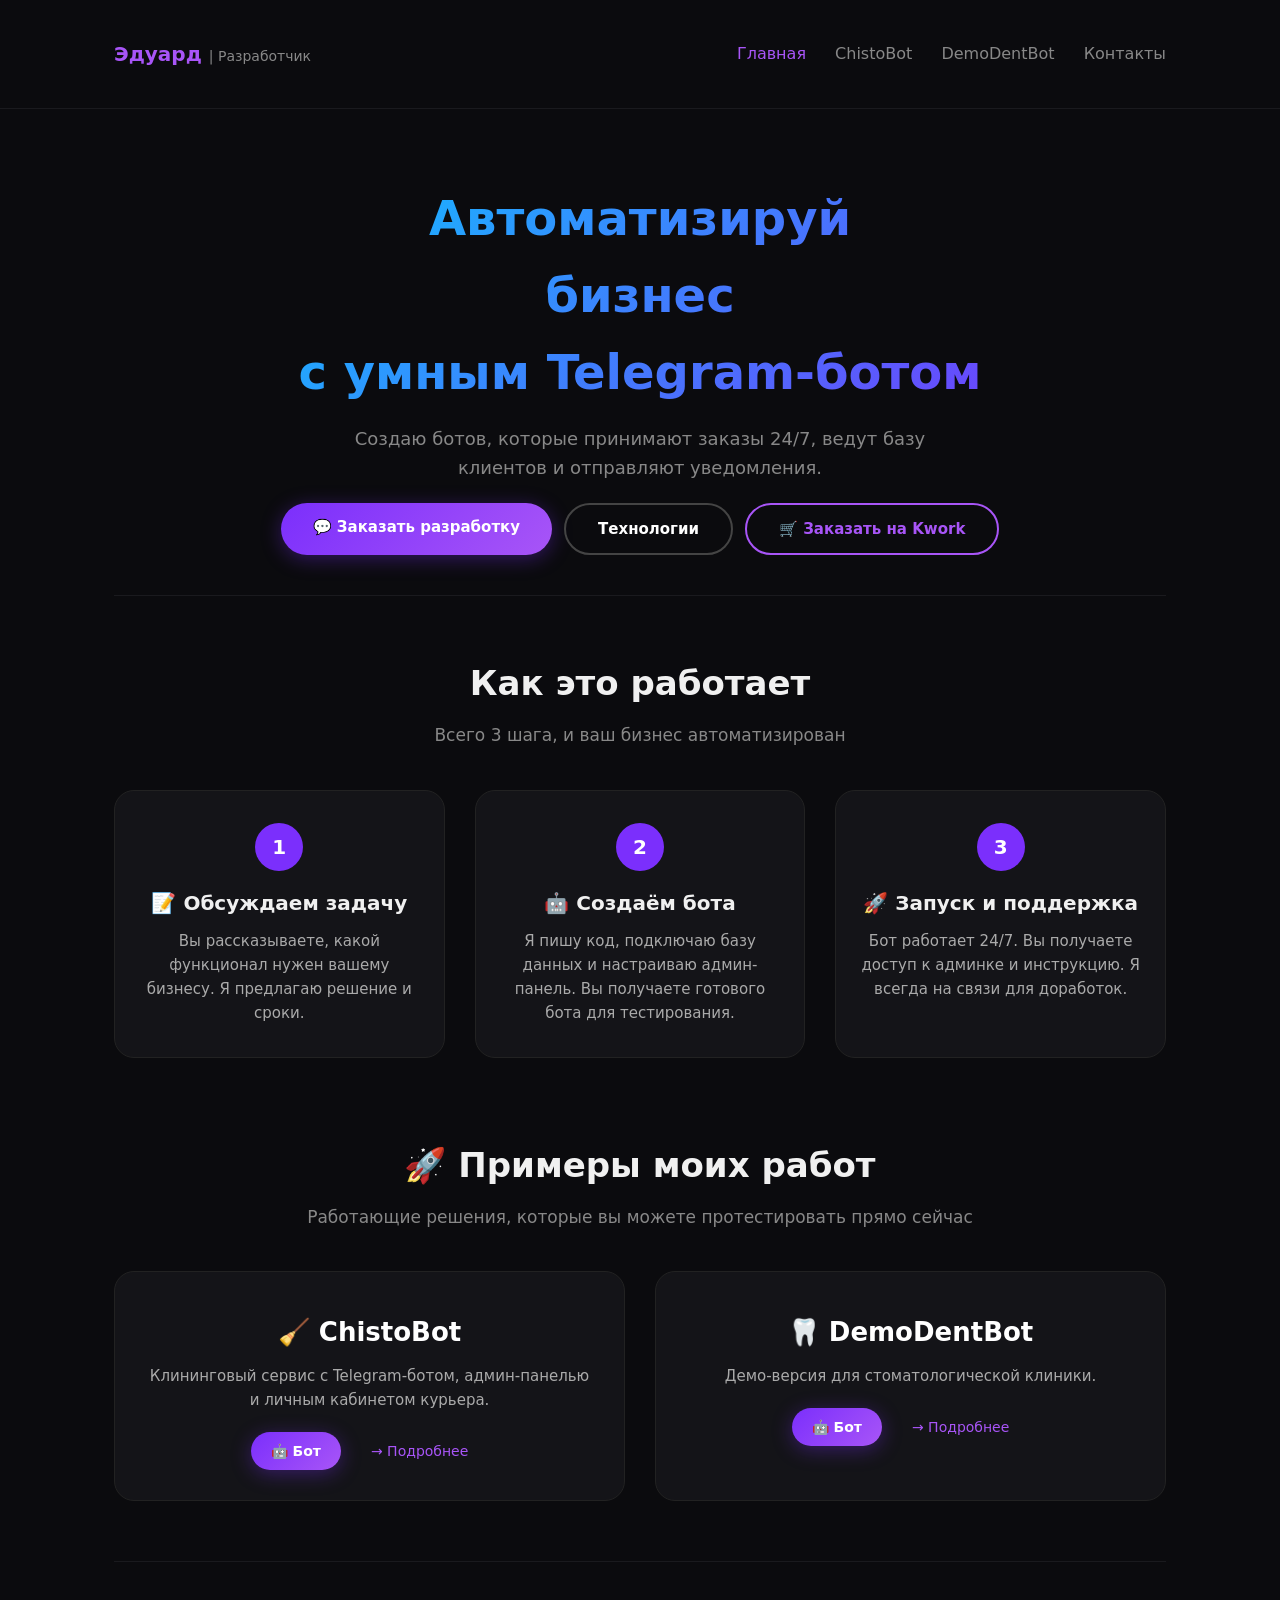
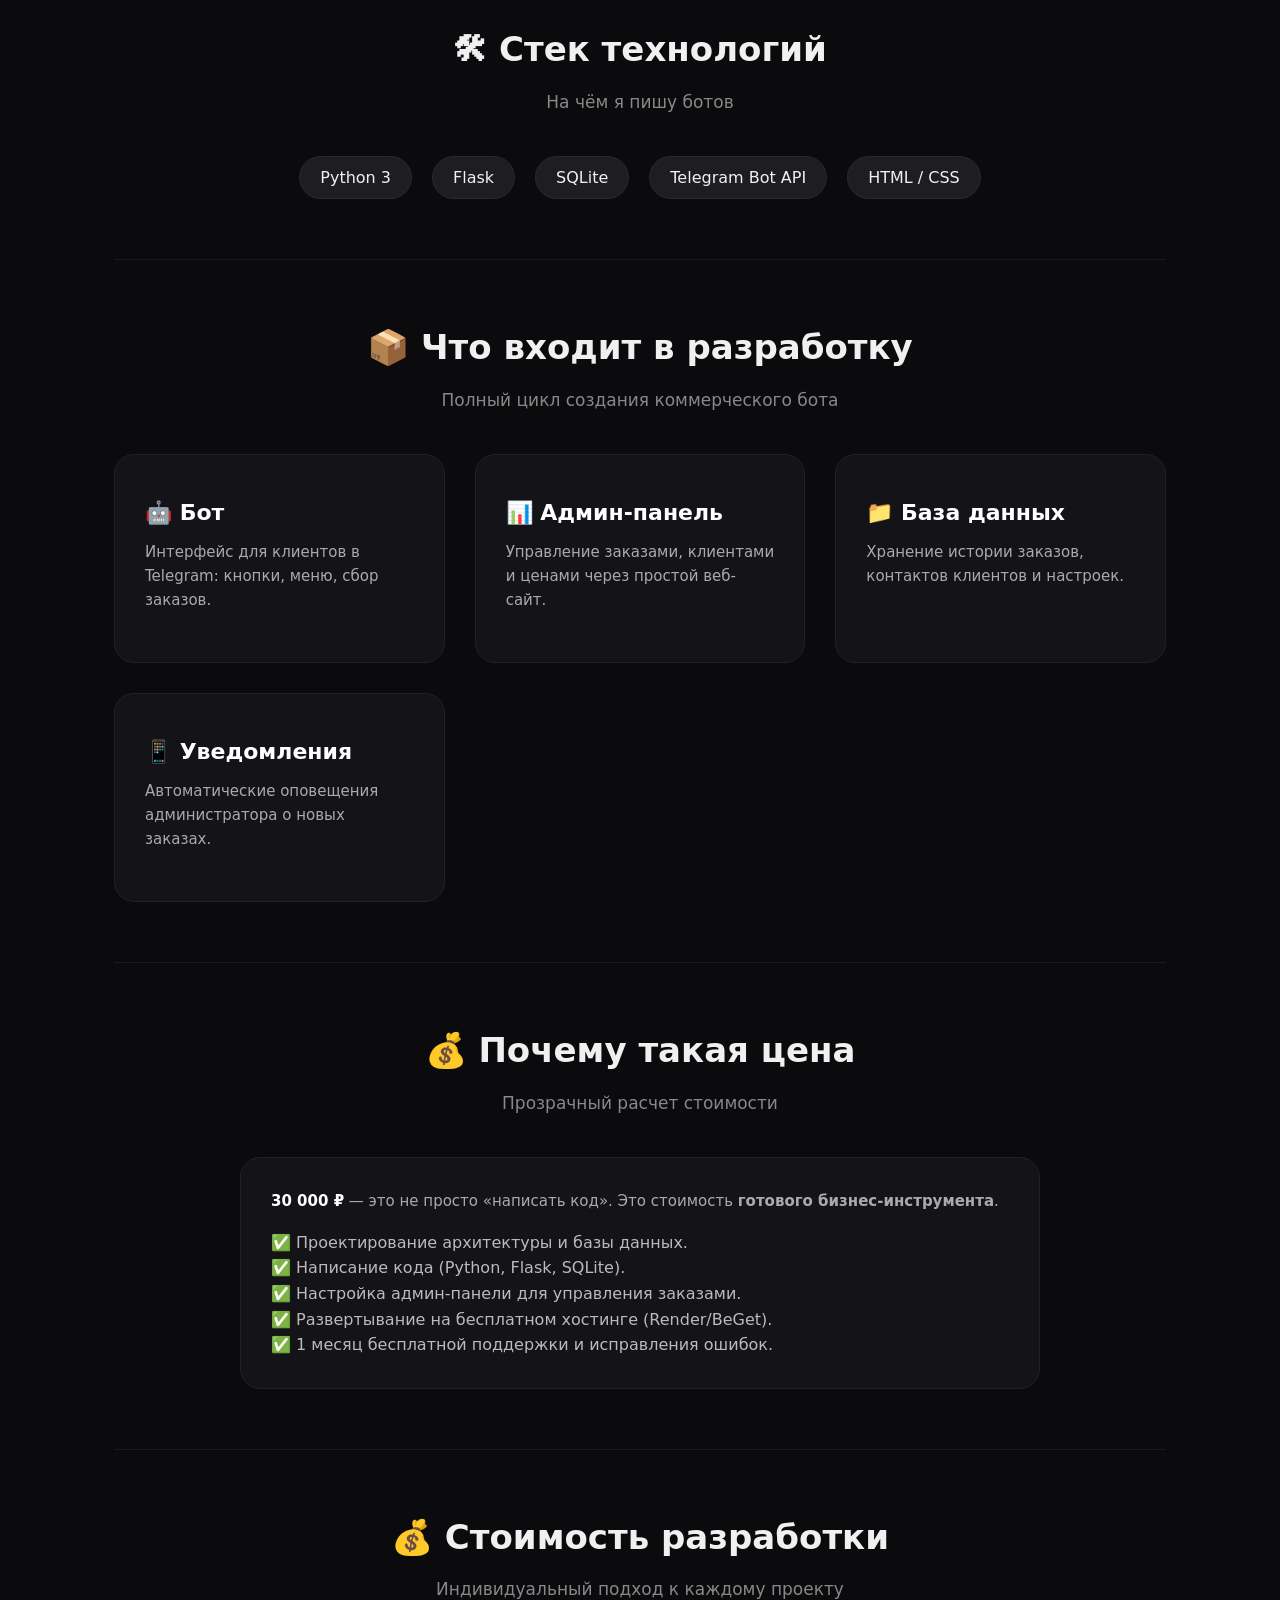
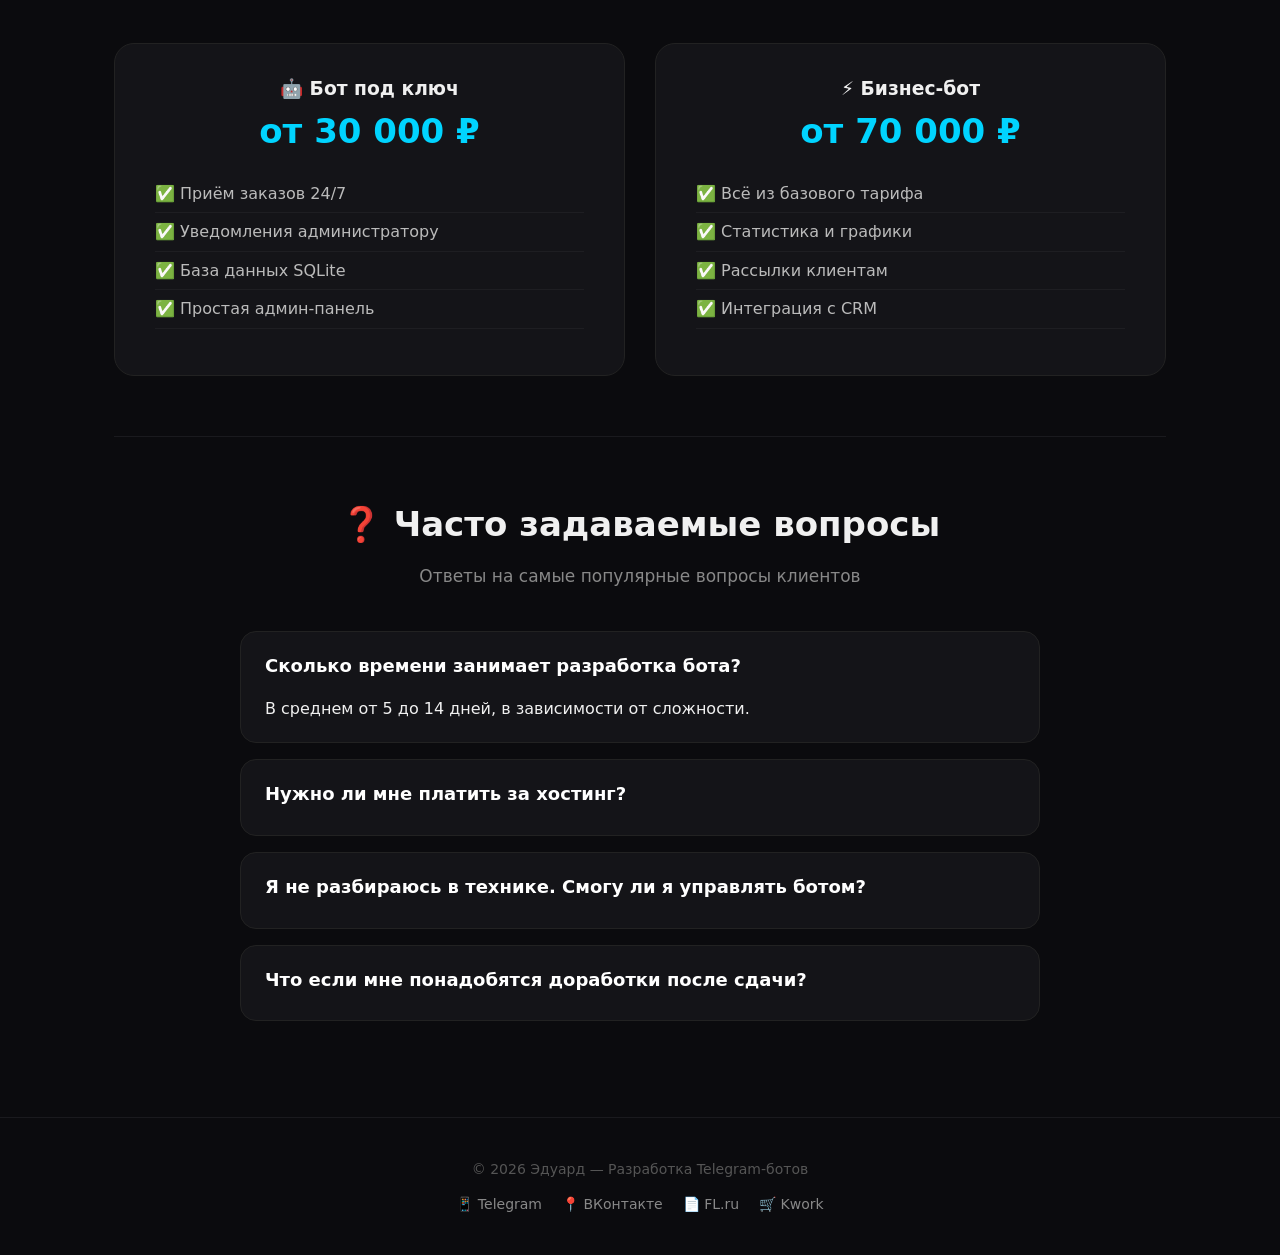
<file: index.html>
<!DOCTYPE html>
<html lang="ru">

<head>
    <meta charset="UTF-8">
    <meta name="viewport" content="width=device-width, initial-scale=1.0">
    <title>Разработка Telegram-ботов | Эдуард</title>
    <link rel="stylesheet" href="style.css">
    <link rel="icon"
        href="data:image/svg+xml,<svg xmlns='http://www.w3.org/2000/svg' viewBox='0 0 100 100'><text y='.9em' font-size='90'>🚀</text></svg>">
</head>

<body>

    <nav class="navbar">
        <div class="container">
            <div class="logo">Эдуард <span style="color: #888; font-size: 14px; font-weight: 400;">| Разработчик</span>
            </div>
            <div class="menu">
                <a href="index.html" class="active">Главная</a>
                <a href="chistobot.html">ChistoBot</a>
                <a href="dentbot.html">DemoDentBot</a>
                <a href="contact.html">Контакты</a>
            </div>
        </div>
    </nav>

    <div class="container">
        <header style="text-align:center; padding: 80px 0 40px;">
            <h1
                style="font-size: 48px; font-weight: 800; background: linear-gradient(135deg,#00d4ff,#7b2ffc); -webkit-background-clip:text; -webkit-text-fill-color:transparent;">
                Автоматизируй<br>бизнес<br>с умным Telegram-ботом
            </h1>
            <p style="font-size: 18px; color: #888; max-width: 600px; margin: 15px auto;">
                Создаю ботов, которые принимают заказы 24/7, ведут базу клиентов и отправляют уведомления.
            </p>
            <div style="margin-top: 20px; display: flex; gap: 12px; justify-content: center; flex-wrap: wrap;">
                <a href="contact.html" class="btn btn-primary">💬 Заказать разработку</a>
                <a href="#tech" class="btn btn-secondary"
                    style="border:2px solid #444; padding: 12px 32px; border-radius:40px; color:#fff; text-decoration:none;">Технологии</a>
                <!-- ДОБАВЛЕНА ССЫЛКА НА KWORK -->
                <a href="https://kwork.ru/user/eduardburin" target="_blank" class="btn btn-secondary"
                    style="border:2px solid #a855f7; padding: 12px 32px; border-radius:40px; color:#a855f7; text-decoration:none;">🛒
                    Заказать на Kwork</a>
            </div>
        </header>

        <!-- ===== ШАГИ (возвращаем!) ===== -->
        <section class="section">
            <h2 class="section-title">Как это работает</h2>
            <p class="section-sub">Всего 3 шага, и ваш бизнес автоматизирован</p>

            <div class="steps-grid">
                <div class="step-card">
                    <div class="num">1</div>
                    <h3>📝 Обсуждаем задачу</h3>
                    <p>Вы рассказываете, какой функционал нужен вашему бизнесу. Я предлагаю решение и сроки.</p>
                </div>
                <div class="step-card">
                    <div class="num">2</div>
                    <h3>🤖 Создаём бота</h3>
                    <p>Я пишу код, подключаю базу данных и настраиваю админ-панель. Вы получаете готового бота для
                        тестирования.</p>
                </div>
                <div class="step-card">
                    <div class="num">3</div>
                    <h3>🚀 Запуск и поддержка</h3>
                    <p>Бот работает 24/7. Вы получаете доступ к админке и инструкцию. Я всегда на связи для доработок.
                    </p>
                </div>
            </div>
        </section>

        <section class="section" style="border-top: none; padding-top: 20px;">
            <h2 class="section-title">🚀 Примеры моих работ</h2>
            <p class="section-sub">Работающие решения, которые вы можете протестировать прямо сейчас</p>
            <div class="cards-grid" style="margin-top: 30px;">
                <div class="card" style="text-align: center; padding: 30px;">
                    <h3 style="font-size: 26px;">🧹 ChistoBot</h3>
                    <p style="margin-bottom: 20px;">Клининговый сервис с Telegram-ботом, админ-панелью и личным
                        кабинетом курьера.</p>
                    <div style="display: flex; gap: 10px; justify-content: center; flex-wrap: wrap;">
                        <a href="https://t.me/chistobot_tver_bot" target="_blank" class="btn btn-primary"
                            style="font-size: 14px; padding: 8px 20px;">🤖 Бот</a>
                        <a href="chistobot.html"
                            style="font-size: 14px; padding: 8px 20px; color: #a855f7; text-decoration: none;">→
                            Подробнее</a>
                    </div>
                </div>
                <div class="card" style="text-align: center; padding: 30px;">
                    <h3 style="font-size: 26px;">🦷 DemoDentBot</h3>
                    <p style="margin-bottom: 20px;">Демо-версия для стоматологической клиники.</p>
                    <div style="display: flex; gap: 10px; justify-content: center; flex-wrap: wrap;">
                        <a href="https://t.me/demo_dent_robot" target="_blank" class="btn btn-primary"
                            style="font-size: 14px; padding: 8px 20px;">🤖 Бот</a>
                        <a href="dentbot.html"
                            style="font-size: 14px; padding: 8px 20px; color: #a855f7; text-decoration: none;">→
                            Подробнее</a>
                    </div>
                </div>
            </div>
        </section>

        <section class="section" id="tech">
            <h2 class="section-title">🛠 Стек технологий</h2>
            <p class="section-sub">На чём я пишу ботов</p>
            <div style="display: flex; justify-content: center; gap: 20px; flex-wrap: wrap; margin-top: 20px;">
                <span
                    style="background: #1e1e22; padding: 8px 20px; border-radius: 30px; border: 1px solid #2a2a2e;">Python
                    3</span>
                <span
                    style="background: #1e1e22; padding: 8px 20px; border-radius: 30px; border: 1px solid #2a2a2e;">Flask</span>
                <span
                    style="background: #1e1e22; padding: 8px 20px; border-radius: 30px; border: 1px solid #2a2a2e;">SQLite</span>
                <span
                    style="background: #1e1e22; padding: 8px 20px; border-radius: 30px; border: 1px solid #2a2a2e;">Telegram
                    Bot API</span>
                <span
                    style="background: #1e1e22; padding: 8px 20px; border-radius: 30px; border: 1px solid #2a2a2e;">HTML
                    / CSS</span>
            </div>
        </section>

        <section class="section">
            <h2 class="section-title">📦 Что входит в разработку</h2>
            <p class="section-sub">Полный цикл создания коммерческого бота</p>
            <div
                style="display: grid; grid-template-columns: repeat(auto-fit, minmax(250px, 1fr)); gap: 30px; margin-top: 20px;">
                <div class="card" style="text-align: left;">
                    <h3>🤖 Бот</h3>
                    <p>Интерфейс для клиентов в Telegram: кнопки, меню, сбор заказов.</p>
                </div>
                <div class="card" style="text-align: left;">
                    <h3>📊 Админ-панель</h3>
                    <p>Управление заказами, клиентами и ценами через простой веб-сайт.</p>
                </div>
                <div class="card" style="text-align: left;">
                    <h3>📁 База данных</h3>
                    <p>Хранение истории заказов, контактов клиентов и настроек.</p>
                </div>
                <div class="card" style="text-align: left;">
                    <h3>📱 Уведомления</h3>
                    <p>Автоматические оповещения администратора о новых заказах.</p>
                </div>
            </div>
        </section>

        <section class="section">
            <h2 class="section-title">💰 Почему такая цена</h2>
            <p class="section-sub">Прозрачный расчет стоимости</p>
            <div
                style="background: #141418; border-radius: 20px; padding: 30px; border: 1px solid #222; max-width: 800px; margin: 0 auto;">
                <p style="color: #aaa; font-size: 15px; line-height: 1.8;">
                    <b style="color: #fff;">30 000 ₽</b> — это не просто «написать код». Это стоимость <b>готового
                        бизнес-инструмента</b>.
                </p>
                <ul style="list-style: none; margin-top: 15px; color: #bbb;">
                    <li>✅ Проектирование архитектуры и базы данных.</li>
                    <li>✅ Написание кода (Python, Flask, SQLite).</li>
                    <li>✅ Настройка админ-панели для управления заказами.</li>
                    <li>✅ Развертывание на бесплатном хостинге (Render/BeGet).</li>
                    <li>✅ 1 месяц бесплатной поддержки и исправления ошибок.</li>
                </ul>
            </div>
        </section>

        <section class="section">
            <h2 class="section-title">💰 Стоимость разработки</h2>
            <p class="section-sub">Индивидуальный подход к каждому проекту</p>
            <div class="prices-grid">
                <div class="price-card">
                    <h3>🤖 Бот под ключ</h3>
                    <div class="price">от 30 000 ₽</div>
                    <ul>
                        <li>✅ Приём заказов 24/7</li>
                        <li>✅ Уведомления администратору</li>
                        <li>✅ База данных SQLite</li>
                        <li>✅ Простая админ-панель</li>
                    </ul>
                </div>
                <div class="price-card">
                    <h3>⚡ Бизнес-бот</h3>
                    <div class="price">от 70 000 ₽</div>
                    <ul>
                        <li>✅ Всё из базового тарифа</li>
                        <li>✅ Статистика и графики</li>
                        <li>✅ Рассылки клиентам</li>
                        <li>✅ Интеграция с CRM</li>
                    </ul>
                </div>
            </div>
        </section>

        <section class="section">
            <h2 class="section-title">❓ Часто задаваемые вопросы</h2>
            <p class="section-sub">Ответы на самые популярные вопросы клиентов</p>

            <div style="max-width: 800px; margin: 0 auto;">
                <div class="faq-item open">
                    <h4>Сколько времени занимает разработка бота?</h4>
                    <div class="answer">
                        <p>В среднем от 5 до 14 дней, в зависимости от сложности.</p>
                    </div>
                </div>
                <div class="faq-item">
                    <h4>Нужно ли мне платить за хостинг?</h4>
                    <div class="answer">
                        <p>Нет. Бесплатный хостинг входит в стоимость проекта.</p>
                    </div>
                </div>
                <div class="faq-item">
                    <h4>Я не разбираюсь в технике. Смогу ли я управлять ботом?</h4>
                    <div class="answer">
                        <p>Да. Админ-панель сделана максимально простой и понятной.</p>
                    </div>
                </div>
                <div class="faq-item">
                    <h4>Что если мне понадобятся доработки после сдачи?</h4>
                    <div class="answer">
                        <p>В течение 1 месяца я бесплатно исправляю ошибки. Новый функционал обсуждается отдельно.</p>
                    </div>
                </div>
            </div>
        </section>

    </div>

    <footer>
        <p>© 2026 Эдуард — Разработка Telegram-ботов</p>
        <div class="footer-links">
            <a href="https://t.me/eduardburin" target="_blank">📱 Telegram</a>
            <a href="https://vk.ru/llevvw" target="_blank">📍 ВКонтакте</a>
            <a href="https://www.fl.ru/users/eduardburin/portfolio/" target="_blank">📄 FL.ru</a>
            <!-- ДОБАВЛЕНА ССЫЛКА НА KWORK -->
            <a href="https://kwork.ru/user/eduardburin" target="_blank">🛒 Kwork</a>
        </div>
    </footer>

    <script>
        document.querySelectorAll('.faq-item').forEach(item => {
            item.addEventListener('click', () => {
                item.classList.toggle('open');
            });
        });
    </script>
</body>

</html>
</file>
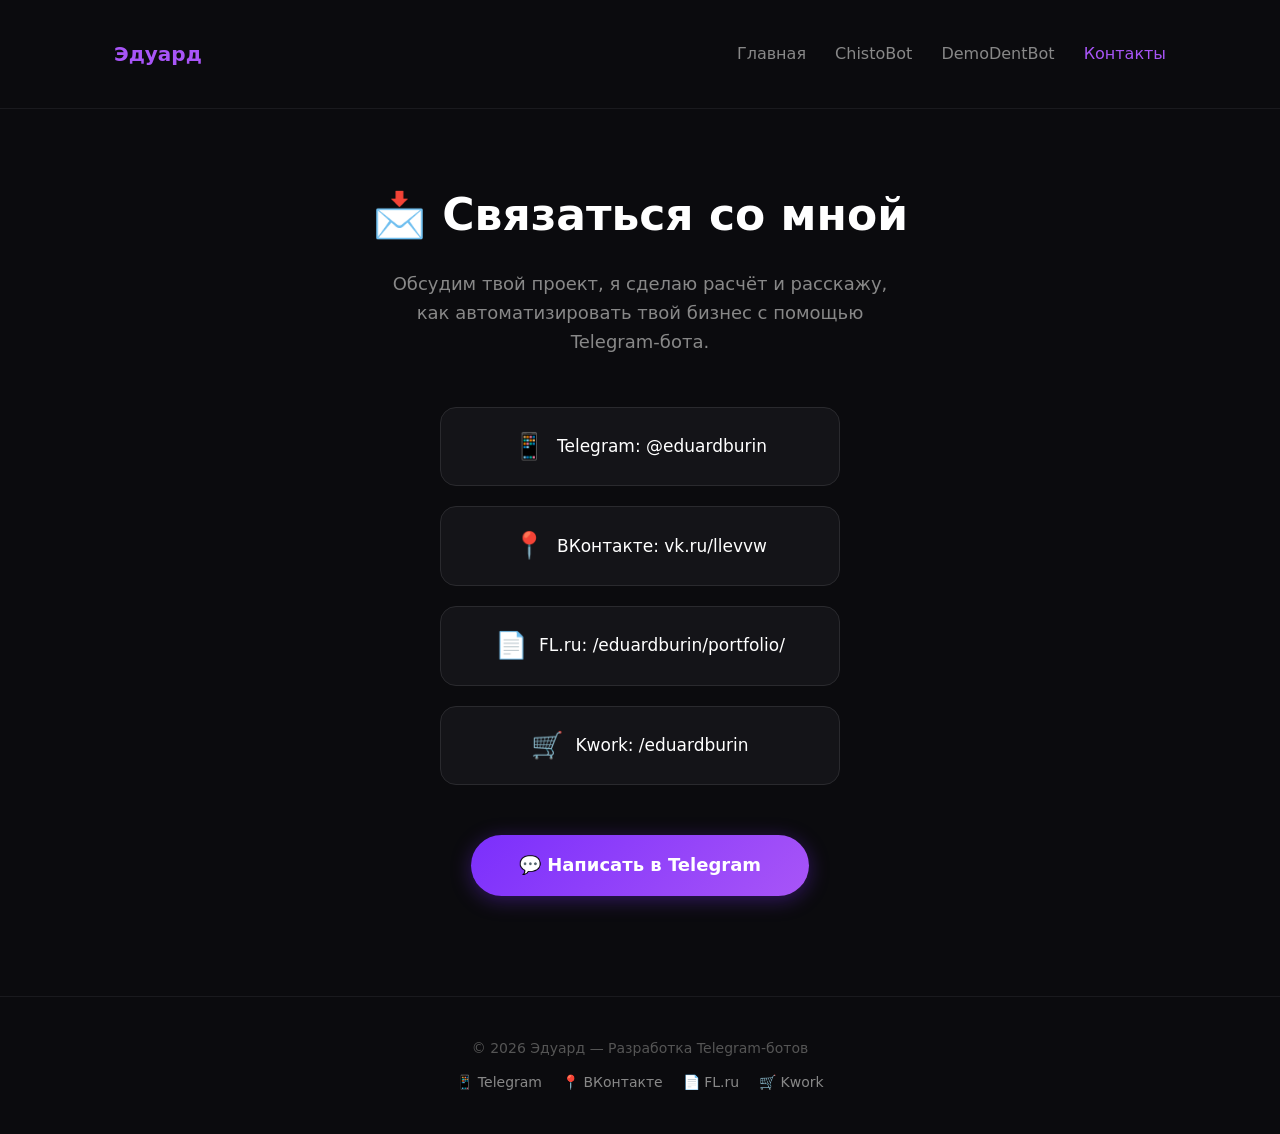
<file: contact.html>
<!DOCTYPE html>
<html lang="ru">

<head>
    <meta charset="UTF-8">
    <meta name="viewport" content="width=device-width, initial-scale=1.0">
    <title>Контакты | Эдуард</title>
    <link rel="stylesheet" href="style.css">
</head>

<body>
    <nav class="navbar">
        <div class="container">
            <div class="logo">Эдуард</div>
            <div class="menu">
                <a href="index.html">Главная</a>
                <a href="chistobot.html">ChistoBot</a>
                <a href="dentbot.html">DemoDentBot</a>
                <a href="contact.html" class="active">Контакты</a>
            </div>
        </div>
    </nav>

    <div class="container" style="text-align: center; padding: 100px 0;">
        <!-- Заголовок -->
        <h1 style="font-size: 44px; color: #fff; margin-bottom: 20px;">
            📩 Связаться со мной
        </h1>

        <!-- Подзаголовок -->
        <p style="font-size: 18px; color: #888; max-width: 500px; margin: 0 auto 50px; line-height: 1.6;">
            Обсудим твой проект, я сделаю расчёт и расскажу, как автоматизировать твой бизнес с помощью Telegram-бота.
        </p>

        <!-- Блок с контактами -->
        <div style="display: flex; flex-direction: column; gap: 20px; max-width: 400px; margin: 0 auto;">

            <!-- Telegram -->
            <a href="https://t.me/eduardburin" target="_blank"
                style="display: flex; align-items: center; justify-content: center; gap: 12px; background: #141418; padding: 18px 24px; border-radius: 16px; border: 1px solid #2a2a2e; text-decoration: none; color: #fff; font-size: 17px; font-weight: 500; transition: 0.3s;">
                <span style="font-size: 26px;">📱</span> Telegram: @eduardburin
            </a>

            <!-- ВКонтакте -->
            <a href="https://vk.ru/llevvw" target="_blank"
                style="display: flex; align-items: center; justify-content: center; gap: 12px; background: #141418; padding: 18px 24px; border-radius: 16px; border: 1px solid #2a2a2e; text-decoration: none; color: #fff; font-size: 17px; font-weight: 500; transition: 0.3s;">
                <span style="font-size: 26px;">📍</span> ВКонтакте: vk.ru/llevvw
            </a>

            <!-- FL.ru -->
            <a href="https://www.fl.ru/users/eduardburin/portfolio/" target="_blank"
                style="display: flex; align-items: center; justify-content: center; gap: 12px; background: #141418; padding: 18px 24px; border-radius: 16px; border: 1px solid #2a2a2e; text-decoration: none; color: #fff; font-size: 17px; font-weight: 500; transition: 0.3s;">
                <span style="font-size: 26px;">📄</span> FL.ru: /eduardburin/portfolio/
            </a>

            <!-- ДОБАВЛЕНА ССЫЛКА НА KWORK -->
            <a href="https://kwork.ru/user/eduardburin" target="_blank"
                style="display: flex; align-items: center; justify-content: center; gap: 12px; background: #141418; padding: 18px 24px; border-radius: 16px; border: 1px solid #2a2a2e; text-decoration: none; color: #fff; font-size: 17px; font-weight: 500; transition: 0.3s;">
                <span style="font-size: 26px;">🛒</span> Kwork: /eduardburin
            </a>

        </div>

        <!-- Призыв к действию -->
        <div style="margin-top: 50px;">
            <a href="https://t.me/eduardburin" class="btn btn-primary" style="font-size: 18px; padding: 16px 48px;">
                💬 Написать в Telegram
            </a>
        </div>
    </div>

    <footer>
        <p>© 2026 Эдуард — Разработка Telegram-ботов</p>
        <div class="footer-links">
            <a href="https://t.me/eduardburin" target="_blank">📱 Telegram</a>
            <a href="https://vk.ru/llevvw" target="_blank">📍 ВКонтакте</a>
            <a href="https://www.fl.ru/users/eduardburin/portfolio/" target="_blank">📄 FL.ru</a>
            <!-- ДОБАВЛЕНА ССЫЛКА НА KWORK -->
            <a href="https://kwork.ru/user/eduardburin" target="_blank">🛒 Kwork</a>
        </div>
    </footer>

</body>

</html>
</file>
<file: style.css>
/* --- Общие настройки --- */
* {
    margin: 0;
    padding: 0;
    box-sizing: border-box;
}

body {
    font-family: 'Segoe UI', system-ui, -apple-system, sans-serif;
    background: #0b0b0e;
    color: #f0f0f0;
    line-height: 1.6;
    padding-top: 80px;
}

.container {
    max-width: 1100px;
    margin: 0 auto;
    padding: 20px 24px;
}

/* --- Меню навигации --- */
.navbar {
    position: fixed;
    top: 0;
    left: 0;
    width: 100%;
    background: #0b0b0e;
    padding: 18px 0;
    border-bottom: 1px solid #1a1a1e;
    z-index: 1000;
}

.navbar .container {
    display: flex;
    justify-content: space-between;
    align-items: center;
}

.navbar .logo {
    font-size: 20px;
    font-weight: 700;
    color: #a855f7;
}

.navbar .menu a {
    color: #888;
    text-decoration: none;
    margin-left: 24px;
    font-weight: 500;
    transition: 0.3s;
}

.navbar .menu a:hover,
.navbar .menu a.active {
    color: #a855f7;
}

/* --- Кнопки --- */
.btn {
    display: inline-block;
    padding: 12px 32px;
    border-radius: 40px;
    text-decoration: none;
    font-weight: 700;
    font-size: 15px;
    transition: 0.3s;
    border: none;
}

.btn-primary {
    background: linear-gradient(135deg, #7b2ffc, #a855f7);
    color: #fff;
    box-shadow: 0 4px 20px rgba(123, 47, 252, 0.35);
}

.btn-primary:hover {
    transform: translateY(-2px);
    box-shadow: 0 8px 30px rgba(123, 47, 252, 0.5);
}

/* --- Секции --- */
.section {
    padding: 60px 0;
    border-top: 1px solid #1a1a1e;
}

.section-title {
    font-size: 34px;
    font-weight: 700;
    text-align: center;
    margin-bottom: 12px;
}

.section-sub {
    text-align: center;
    color: #888;
    font-size: 17px;
    margin-bottom: 40px;
}

/* --- Галерея --- */
.gallery-grid {
    display: grid;
    grid-template-columns: repeat(auto-fit, minmax(220px, 1fr));
    gap: 20px;
    margin: 20px 0;
}

.gallery-grid img {
    width: 100%;
    border-radius: 16px;
    border: 1px solid #2a2a2e;
    transition: 0.3s;
}

.gallery-grid img:hover {
    transform: scale(1.02);
    border-color: #7b2ffc;
}

/* --- Видео --- */
.video-wrapper {
    max-width: 700px;
    margin: 30px auto;
    border-radius: 20px;
    overflow: hidden;
    border: 1px solid #2a2a2e;
    background: #000;
}

.video-wrapper video {
    width: 100%;
    display: block;
}

.video-caption {
    text-align: center;
    color: #888;
    font-size: 14px;
    margin-top: 12px;
}

/* --- СТИЛИ ДЛЯ ШАГОВ (восстановлено!) --- */
.steps-grid {
    display: grid;
    grid-template-columns: repeat(auto-fit, minmax(220px, 1fr));
    gap: 30px;
    margin-top: 20px;
}

.step-card {
    background: #141418;
    padding: 32px 20px;
    border-radius: 20px;
    border: 1px solid #222;
    text-align: center;
    transition: 0.3s ease;
}

.step-card:hover {
    border-color: #7b2ffc;
    transform: translateY(-5px);
}

.step-card .num {
    display: inline-block;
    background: #7b2ffc;
    color: #fff;
    width: 48px;
    height: 48px;
    line-height: 48px;
    border-radius: 50%;
    font-weight: 700;
    font-size: 20px;
    margin-bottom: 16px;
}

.step-card h3 {
    font-size: 20px;
    margin-bottom: 10px;
}

.step-card p {
    color: #aaa;
    font-size: 15px;
}

/* --- Карточки проектов --- */
.cards-grid {
    display: grid;
    grid-template-columns: repeat(auto-fit, minmax(280px, 1fr));
    gap: 30px;
}

.card {
    background: #141418;
    padding: 30px;
    border-radius: 20px;
    border: 1px solid #222;
    transition: 0.3s;
    text-align: center;
}

.card:hover {
    border-color: #7b2ffc;
    transform: translateY(-5px);
}

.card h3 {
    font-size: 22px;
    margin: 10px 0;
    color: #fff;
}

.card p {
    color: #aaa;
    font-size: 15px;
    margin-bottom: 20px;
}

/* --- Цены --- */
.prices-grid {
    display: grid;
    grid-template-columns: repeat(auto-fit, minmax(240px, 1fr));
    gap: 30px;
}

.price-card {
    background: #141418;
    padding: 30px;
    border-radius: 20px;
    border: 1px solid #222;
    text-align: center;
}

.price-card .price {
    font-size: 34px;
    font-weight: 700;
    color: #00d4ff;
}

.price-card ul {
    list-style: none;
    text-align: left;
    margin: 16px 0;
    padding: 0 10px;
}

.price-card ul li {
    padding: 6px 0;
    color: #bbb;
    border-bottom: 1px solid #1e1e22;
}

/* --- FAQ --- */
.faq-item {
    background: #141418;
    border: 1px solid #222;
    border-radius: 16px;
    padding: 20px 24px;
    margin-bottom: 16px;
    cursor: pointer;
    transition: 0.3s ease;
}

.faq-item:hover {
    border-color: #7b2ffc;
}

.faq-item h4 {
    font-size: 18px;
    color: #fff;
    margin-bottom: 6px;
}

.faq-item .answer {
    max-height: 0;
    overflow: hidden;
    transition: max-height 0.3s ease;
}

.faq-item.open .answer {
    max-height: 200px;
    padding-top: 10px;
}

/* --- Подвал --- */
footer {
    text-align: center;
    padding: 40px 0;
    border-top: 1px solid #1a1a1e;
    color: #555;
    font-size: 14px;
}

footer a {
    color: #a855f7;
    text-decoration: none;
}

.footer-links {
    display: flex;
    gap: 20px;
    justify-content: center;
    flex-wrap: wrap;
    margin-top: 12px;
}

.footer-links a {
    color: #888;
    text-decoration: none;
    font-size: 14px;
}

.footer-links a:hover {
    color: #fff;
}

/* ================================================ */
/* === МОБИЛЬНАЯ АДАПТАЦИЯ (ТЕЛЕФОНЫ) === */
/* ================================================ */
@media (max-width: 768px) {
    body {
        padding-top: 120px;
    }

    .navbar .container {
        flex-direction: column;
        gap: 12px;
    }

    .navbar .logo {
        font-size: 18px;
    }

    .navbar .menu {
        display: flex;
        flex-wrap: wrap;
        justify-content: center;
        gap: 8px;
    }

    .navbar .menu a {
        margin: 0;
        font-size: 14px;
        padding: 4px 10px;
    }

    header h1 {
        font-size: 26px !important;
        line-height: 1.3;
        padding: 0 10px;
    }

    header p {
        font-size: 16px;
    }

    .section-title {
        font-size: 28px;
    }

    .cards-grid {
        grid-template-columns: 1fr;
    }

    .gallery-grid {
        grid-template-columns: 1fr 1fr;
    }

    .container {
        padding: 12px 16px;
    }

    .prices-grid {
        grid-template-columns: 1fr;
    }

    .faq-item h4 {
        font-size: 16px;
    }
}
</file>
